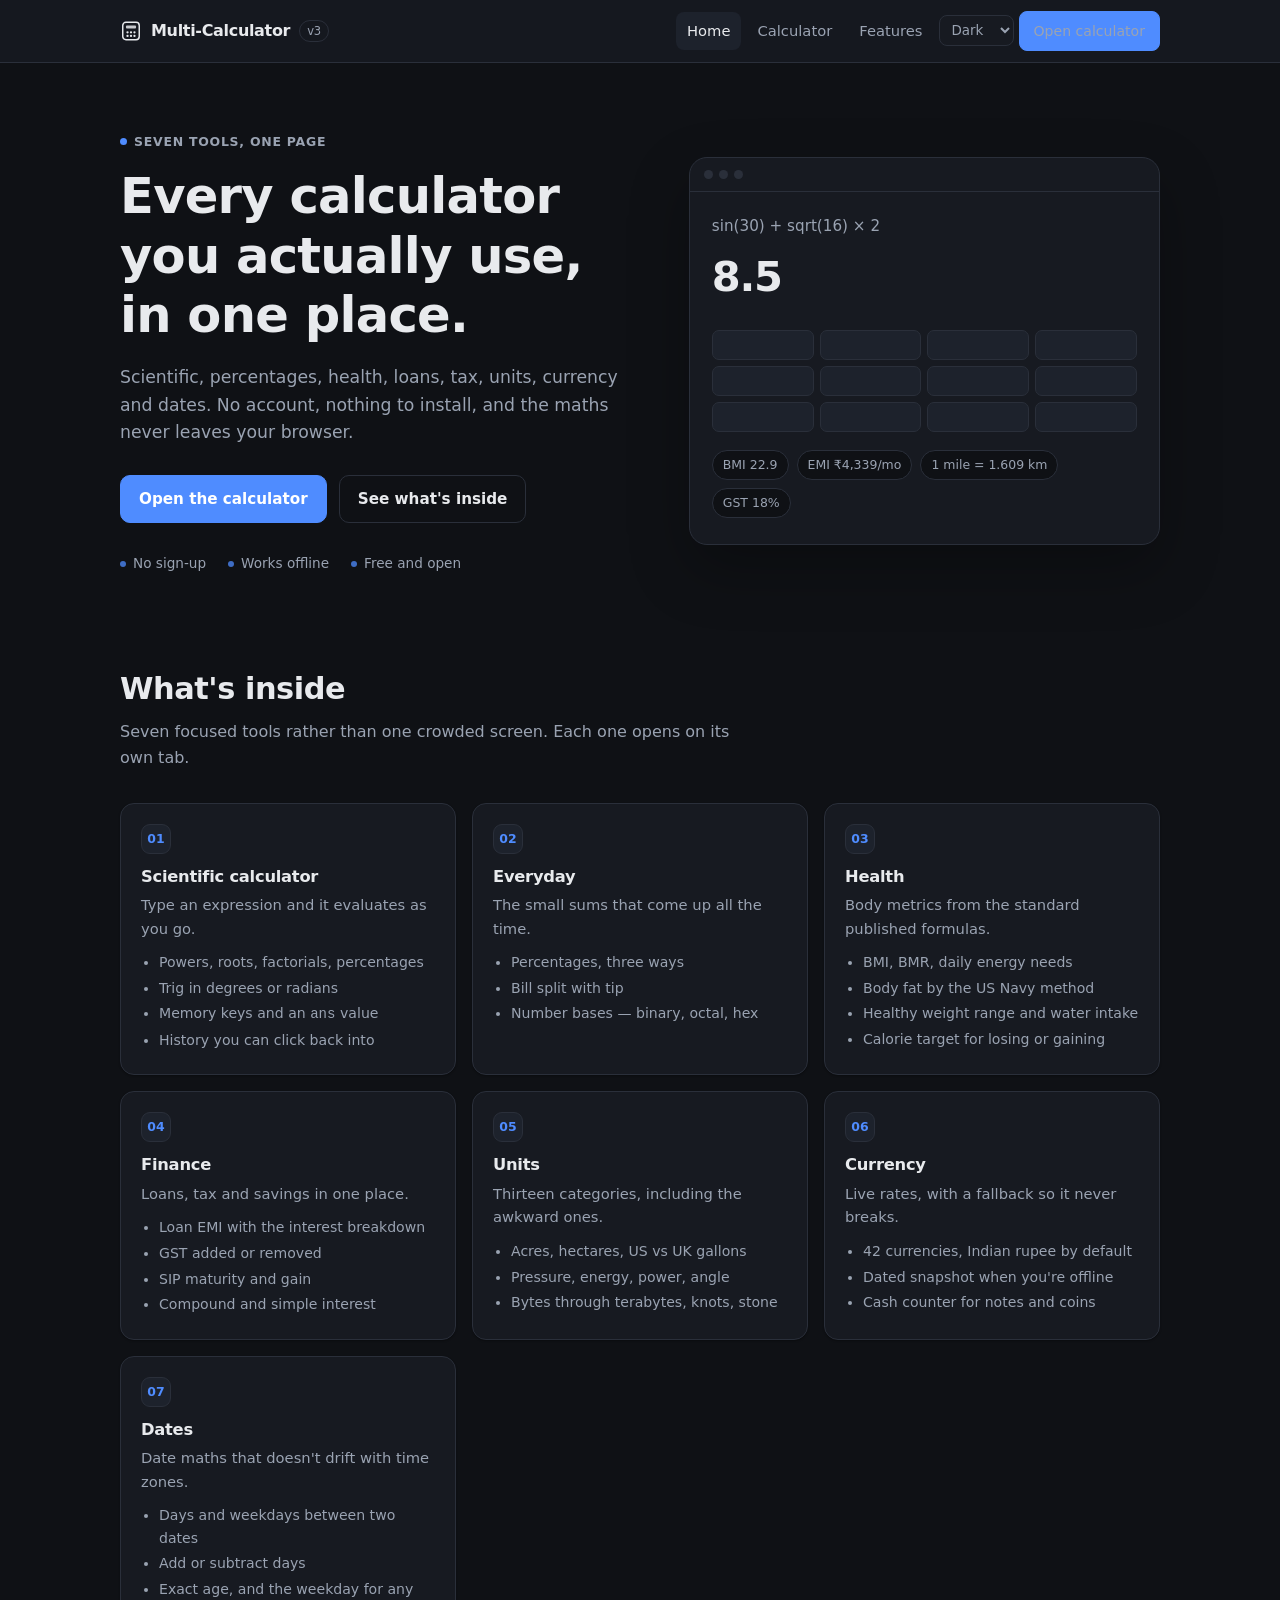
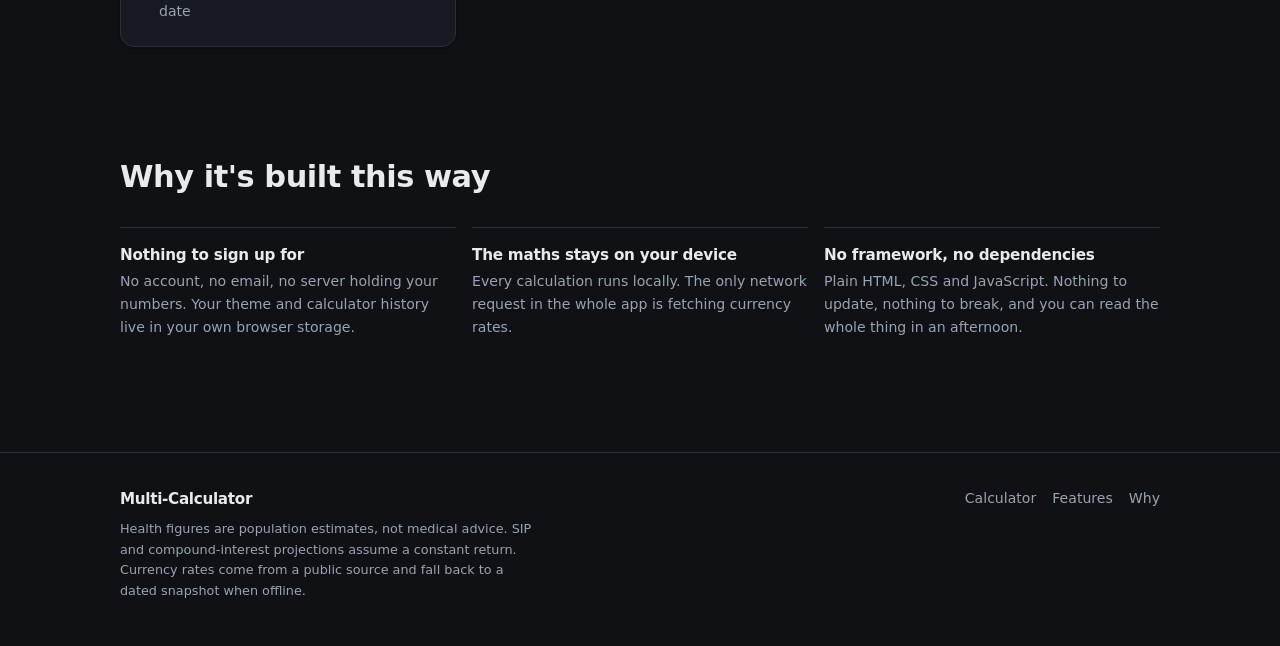
<file: index.html>
<!doctype html>
<html lang="en">
<head>
<meta charset="utf-8">
<meta name="viewport" content="width=device-width,initial-scale=1">
<title>Multi-Calculator — seven everyday calculators in one page</title>
<meta name="description" content="Scientific calculator with memory, percentages, bill split, BMI and body fat, EMI, GST, SIP, compound interest, unit conversion, live currency rates and date maths. Seven everyday calculators in one page. No account, no install.">
<meta name="theme-color" content="#0f1115">
<meta property="og:title" content="Multi-Calculator — seven everyday calculators in one page">
<meta property="og:description" content="Scientific calculator, percentages, health, loans, GST, compound interest, units, currency and dates. No account, no install, works in your browser.">
<meta property="og:type" content="website">
<link rel="icon" href="favicon.svg" type="image/svg+xml">
<link rel="stylesheet" href="assets/site.css">
</head>
<body>
<a class="skip" href="#tools">Skip to content</a>

<header class="site-header">
  <div class="wrap">
    <a class="brand" href="index.html">
      <svg viewBox="0 0 24 24" fill="none" aria-hidden="true"><rect x="3" y="2.5" width="18" height="19" rx="3.5" stroke="currentColor" stroke-width="1.6"/><rect x="6.5" y="6" width="11" height="3.2" rx="1" fill="currentColor" opacity=".85"/><circle cx="8.2" cy="13.4" r="1.25" fill="currentColor"/><circle cx="12" cy="13.4" r="1.25" fill="currentColor"/><circle cx="15.8" cy="13.4" r="1.25" fill="currentColor"/><circle cx="8.2" cy="17.4" r="1.25" fill="currentColor"/><circle cx="12" cy="17.4" r="1.25" fill="currentColor"/><circle cx="15.8" cy="17.4" r="1.25" fill="currentColor"/></svg>
      Multi-Calculator <span class="tag">v3</span>
    </a>
    <nav class="site-nav" aria-label="Main">
      <a href="index.html">Home</a>
      <a href="app.html">Calculator</a>
      <a href="#tools">Features</a>
      <select class="theme-pick" aria-label="Colour theme">
        <option value="dark">Dark</option>
        <option value="light">Light</option>
        <option value="glass">Glass</option>
      </select>
      <a class="btn btn-primary" href="app.html">Open calculator</a>
    </nav>
  </div>
</header>

<main>
  <div class="wrap">
    <section class="hero">
      <div>
        <span class="eyebrow">Seven tools, one page</span>
        <h1>Every calculator you actually use, in one place.</h1>
        <p class="lede">
          Scientific, percentages, health, loans, tax, units, currency and dates.
          No account, nothing to install, and the maths never leaves your browser.
        </p>
        <div class="hero-actions">
          <a class="btn btn-primary" href="app.html">Open the calculator</a>
          <a class="btn btn-ghost" href="#tools">See what's inside</a>
        </div>
        <div class="hero-facts">
          <span>No sign-up</span>
          <span>Works offline</span>
          <span>Free and open</span>
        </div>
      </div>

      <div class="preview" aria-hidden="true">
        <div class="preview-bar"><i></i><i></i><i></i></div>
        <div class="preview-body">
          <div class="pv-expr">sin(30) + sqrt(16) &times; 2</div>
          <div class="pv-result">8.5</div>
          <div class="pv-keys">
            <i></i><i></i><i></i><i class="op"></i>
            <i></i><i></i><i></i><i class="op"></i>
            <i></i><i></i><i></i><i class="op"></i>
          </div>
          <div class="pv-chips">
            <span class="pv-chip">BMI 22.9</span>
            <span class="pv-chip">EMI &#8377;4,339/mo</span>
            <span class="pv-chip">1 mile = 1.609 km</span>
            <span class="pv-chip">GST 18%</span>
          </div>
        </div>
      </div>
    </section>
  </div>

  <div class="wrap">
    <section class="section" id="tools">
      <div class="section-head">
        <h2>What's inside</h2>
        <p>Seven focused tools rather than one crowded screen. Each one opens on its own tab.</p>
      </div>

      <div class="grid-3">
        <article class="card">
          <span class="num">01</span>
          <h3>Scientific calculator</h3>
          <p>Type an expression and it evaluates as you go.</p>
          <ul>
            <li>Powers, roots, factorials, percentages</li>
            <li>Trig in degrees or radians</li>
            <li>Memory keys and an <code>ans</code> value</li>
            <li>History you can click back into</li>
          </ul>
        </article>

        <article class="card">
          <span class="num">02</span>
          <h3>Everyday</h3>
          <p>The small sums that come up all the time.</p>
          <ul>
            <li>Percentages, three ways</li>
            <li>Bill split with tip</li>
            <li>Number bases — binary, octal, hex</li>
          </ul>
        </article>

        <article class="card">
          <span class="num">03</span>
          <h3>Health</h3>
          <p>Body metrics from the standard published formulas.</p>
          <ul>
            <li>BMI, BMR, daily energy needs</li>
            <li>Body fat by the US Navy method</li>
            <li>Healthy weight range and water intake</li>
            <li>Calorie target for losing or gaining</li>
          </ul>
        </article>

        <article class="card">
          <span class="num">04</span>
          <h3>Finance</h3>
          <p>Loans, tax and savings in one place.</p>
          <ul>
            <li>Loan EMI with the interest breakdown</li>
            <li>GST added or removed</li>
            <li>SIP maturity and gain</li>
            <li>Compound and simple interest</li>
          </ul>
        </article>

        <article class="card">
          <span class="num">05</span>
          <h3>Units</h3>
          <p>Thirteen categories, including the awkward ones.</p>
          <ul>
            <li>Acres, hectares, US vs UK gallons</li>
            <li>Pressure, energy, power, angle</li>
            <li>Bytes through terabytes, knots, stone</li>
          </ul>
        </article>

        <article class="card">
          <span class="num">06</span>
          <h3>Currency</h3>
          <p>Live rates, with a fallback so it never breaks.</p>
          <ul>
            <li>42 currencies, Indian rupee by default</li>
            <li>Dated snapshot when you're offline</li>
            <li>Cash counter for notes and coins</li>
          </ul>
        </article>

        <article class="card">
          <span class="num">07</span>
          <h3>Dates</h3>
          <p>Date maths that doesn't drift with time zones.</p>
          <ul>
            <li>Days and weekdays between two dates</li>
            <li>Add or subtract days</li>
            <li>Exact age, and the weekday for any date</li>
          </ul>
        </article>
      </div>
    </section>
  </div>

  <div class="wrap">
    <section class="section" id="why">
      <div class="section-head">
        <h2>Why it's built this way</h2>
      </div>
      <div class="why">
        <div class="item">
          <h3>Nothing to sign up for</h3>
          <p>No account, no email, no server holding your numbers. Your theme and calculator history live in your own browser storage.</p>
        </div>
        <div class="item">
          <h3>The maths stays on your device</h3>
          <p>Every calculation runs locally. The only network request in the whole app is fetching currency rates.</p>
        </div>
        <div class="item">
          <h3>No framework, no dependencies</h3>
          <p>Plain HTML, CSS and JavaScript. Nothing to update, nothing to break, and you can read the whole thing in an afternoon.</p>
        </div>
      </div>
    </section>
  </div>
</main>

<footer class="site-footer">
  <div class="wrap">
    <div>
      <div class="brand" style="font-size:.95rem">Multi-Calculator</div>        <p class="fine">
          Health figures are population estimates, not medical advice. SIP and compound-interest
          projections assume a constant return. Currency rates come from a public source and fall
          back to a dated snapshot when offline.
        </p>
    </div>
    <nav aria-label="Footer">
      <a href="app.html">Calculator</a>
      <a href="#tools">Features</a>
      <a href="#why">Why</a>
    </nav>
  </div>
</footer>

<script src="assets/site.js"></script>
</body>
</html>
</file>
<file: assets/site.css>
/* ==========================================================================
   Multi-Calculator — site stylesheet
   Sections: tokens & themes → base → site chrome → landing → app → responsive
   ========================================================================== */

/* ---------- design tokens: dark is the default ---------- */
:root{
  --bg:#0f1115; --card:#171a21; --line:#2a2f3a; --fg:#e8eaed; --mut:#9aa3b2;
  --acc:#4f8cff; --err:#ff6b6b; --key:#1d222c;
  --wrap:1080px; --wrap-app:720px; --radius:14px;
  --shadow:0 1px 2px rgba(0,0,0,.3);
}

/* ---------- theme: light ---------- */
body.light{
  --bg:#f4f6f9; --card:#ffffff; --line:#dfe4ec; --fg:#14171d; --mut:#667085;
  --acc:#2563eb; --err:#d92d20; --key:#eef1f6;
  --shadow:0 1px 3px rgba(16,24,40,.08);
}

/* ---------- theme: glassmorphism ---------- */
body.glass{
  --bg:rgba(255,255,255,.07); --card:rgba(255,255,255,.10); --line:rgba(255,255,255,.22);
  --fg:#f3f6ff; --mut:#c3cce8; --acc:#9dc0ff; --err:#ff9b9b; --key:rgba(255,255,255,.13);
  --shadow:0 10px 34px rgba(0,0,0,.38);
  background:
    radial-gradient(620px 420px at 8% -5%, rgba(255,110,199,.50), transparent 62%),
    radial-gradient(680px 500px at 96% 102%, rgba(67,224,255,.42), transparent 62%),
    radial-gradient(520px 420px at 88% 4%, rgba(122,92,255,.48), transparent 62%),
    linear-gradient(135deg,#101733,#1b1040 50%,#0b2530);
  background-attachment:fixed;
  min-height:100vh;
}
body.glass .panel,
body.glass .card,
body.glass .out,
body.glass .keys button,
body.glass .tabs button,
body.glass .theme-pick,
body.glass .mini button,
body.glass .site-header{
  backdrop-filter:blur(18px) saturate(160%);
  -webkit-backdrop-filter:blur(18px) saturate(160%);
}
body.glass .card,
body.glass .panel{box-shadow:var(--shadow),inset 0 1px 0 rgba(255,255,255,.22)}
body.glass .tabs button.on,
body.glass .site-header{background:rgba(255,255,255,.14)}

/* ---------- base ---------- */
*{box-sizing:border-box}
html{scroll-behavior:smooth}
body{
  margin:0; background:var(--bg); color:var(--fg);
  font:16px/1.6 system-ui,"Segoe UI",Roboto,Helvetica,Arial,sans-serif;
  -webkit-font-smoothing:antialiased;
}
h1,h2,h3{line-height:1.2;margin:0;letter-spacing:-.015em}
h1{font-size:clamp(2rem,5vw,3.1rem);font-weight:700}
h2{font-size:clamp(1.35rem,3vw,1.9rem);font-weight:650}
h3{font-size:1.02rem;font-weight:650}
p{margin:0}
a{color:var(--acc);text-decoration:none}
a:hover{text-decoration:underline}
.wrap{max-width:var(--wrap);margin:0 auto;padding:0 20px}
.mut{color:var(--mut)}
.small{font-size:.86rem}
.skip{
  position:absolute;left:-9999px;top:0;background:var(--card);color:var(--fg);
  padding:10px 14px;border-radius:8px;z-index:100;
}
.skip:focus{left:12px;top:12px}
:focus-visible{outline:2px solid var(--acc);outline-offset:2px;border-radius:6px}

/* ---------- site chrome ---------- */
.site-header{
  position:sticky;top:0;z-index:50;
  background:color-mix(in srgb, var(--card) 88%, transparent);
  border-bottom:1px solid var(--line);
  backdrop-filter:blur(14px);-webkit-backdrop-filter:blur(14px);
}
body.light .site-header{background:rgba(255,255,255,.86)}
.site-header .wrap{display:flex;align-items:center;gap:14px;min-height:62px;padding-top:8px;padding-bottom:8px;flex-wrap:wrap}
.brand{display:flex;align-items:center;gap:9px;font-weight:700;color:var(--fg);letter-spacing:-.02em;flex:0 0 auto;white-space:nowrap}
.brand:hover{text-decoration:none}
.brand svg{width:22px;height:22px;flex:0 0 auto}
.brand .tag{font-weight:500;font-size:.72rem;color:var(--mut);border:1px solid var(--line);border-radius:99px;padding:1px 7px}
.site-nav{display:flex;gap:5px;margin-left:auto;align-items:center;flex-wrap:wrap;justify-content:flex-end}
.site-nav .btn{padding:8px 14px;font-size:.88rem}
.site-nav a{
  color:var(--mut);padding:7px 11px;border-radius:8px;font-size:.92rem;font-weight:500;
}
.site-nav a:hover{color:var(--fg);background:var(--key);text-decoration:none}
.site-nav a[aria-current="page"]{color:var(--fg);background:var(--key)}
.theme-pick{
  width:auto;flex:0 0 auto;
  border:1px solid var(--line);background:var(--card);color:var(--mut);
  border-radius:8px;padding:6px 8px;font:inherit;font-size:.84rem;cursor:pointer;
}
.btn{
  display:inline-flex;align-items:center;gap:8px;justify-content:center;
  padding:11px 18px;border-radius:10px;border:1px solid var(--line);
  background:var(--card);color:var(--fg);font:inherit;font-weight:600;font-size:.95rem;
  cursor:pointer;text-decoration:none;transition:transform .06s ease;
}
.btn:hover{text-decoration:none;transform:translateY(-1px)}
.btn-primary{background:var(--acc);border-color:var(--acc);color:#fff}
body.light .btn-primary{color:#fff}
/* glass accent is pale, so the primary button needs dark text */
body.glass .btn-primary{color:#0b1020;border-color:rgba(255,255,255,.45)}
.btn-ghost{background:transparent}

/* ---------- landing ---------- */
.hero{padding:64px 0 40px;display:grid;grid-template-columns:1.05fr .95fr;gap:48px;align-items:center}
.hero .eyebrow{
  display:inline-flex;align-items:center;gap:7px;font-size:.78rem;font-weight:600;
  letter-spacing:.06em;text-transform:uppercase;color:var(--mut);margin-bottom:16px;
}
.hero .eyebrow::before{content:"";width:7px;height:7px;border-radius:50%;background:var(--acc)}
.hero p.lede{font-size:1.08rem;color:var(--mut);margin-top:18px;max-width:46ch}
.hero-actions{display:flex;gap:12px;flex-wrap:wrap;margin-top:28px}
.hero-facts{display:flex;gap:22px;flex-wrap:wrap;margin-top:30px;font-size:.85rem;color:var(--mut)}
.hero-facts span{display:flex;align-items:center;gap:7px}
.hero-facts span::before{content:"";width:6px;height:6px;border-radius:50%;background:var(--acc);opacity:.75}

/* static preview card */
.preview{
  border:1px solid var(--line);background:var(--card);border-radius:18px;
  box-shadow:0 24px 60px rgba(0,0,0,.28);overflow:hidden;
}
.preview-bar{display:flex;gap:6px;padding:12px 14px;border-bottom:1px solid var(--line)}
.preview-bar i{width:9px;height:9px;border-radius:50%;background:var(--line);display:block}
.preview-body{padding:22px 22px 26px}
.pv-expr{font-size:.95rem;color:var(--mut);font-variant-numeric:tabular-nums;word-break:break-all}
.pv-result{font-size:2.6rem;font-weight:700;letter-spacing:-.03em;margin-top:6px}
.pv-keys{display:grid;grid-template-columns:repeat(4,1fr);gap:6px;margin-top:20px}
.pv-keys i{height:30px;border-radius:7px;background:var(--key);border:1px solid var(--line);display:block}
.pv-keys i.op{color:var(--acc)}
.pv-chips{display:flex;gap:8px;flex-wrap:wrap;margin-top:18px}
.pv-chip{
  font-size:.78rem;color:var(--mut);border:1px solid var(--line);
  border-radius:99px;padding:4px 10px;background:var(--bg);
}

/* feature grid */
.section{padding:56px 0}
.section-head{max-width:60ch;margin-bottom:32px}
.section-head p{color:var(--mut);margin-top:12px}
.grid-3{display:grid;grid-template-columns:repeat(3,1fr);gap:16px}
.card{
  border:1px solid var(--line);background:var(--card);border-radius:var(--radius);
  padding:20px;box-shadow:var(--shadow);
}
.card .num{
  display:inline-grid;place-items:center;width:30px;height:30px;border-radius:9px;
  background:var(--key);border:1px solid var(--line);color:var(--acc);
  font-size:.78rem;font-weight:700;margin-bottom:13px;
}
.card h3{margin-bottom:7px}
.card p{color:var(--mut);font-size:.92rem}
.card ul{margin:11px 0 0;padding-left:18px;color:var(--mut);font-size:.88rem}
.card li{margin:3px 0}

/* why strip */
.why{display:grid;grid-template-columns:repeat(3,1fr);gap:16px}
.why .item{padding:18px 0;border-top:1px solid var(--line)}
.why .item h3{font-size:.95rem;margin-bottom:6px}
.why .item p{color:var(--mut);font-size:.88rem}

/* footer */
.site-footer{border-top:1px solid var(--line);margin-top:40px;padding:34px 0 46px}
.site-footer .wrap{display:flex;gap:20px;flex-wrap:wrap;justify-content:space-between;align-items:flex-start}
.site-footer nav{display:flex;gap:16px;flex-wrap:wrap}
.site-footer a{color:var(--mut);font-size:.88rem}
.site-footer a:hover{color:var(--fg)}
.site-footer .fine{color:var(--mut);font-size:.8rem;max-width:52ch;margin-top:8px}

/* ---------- app page ---------- */
.page-head{padding:40px 0 8px;max-width:var(--wrap-app);margin:0 auto}
.page-head h1{font-size:clamp(1.7rem,4vw,2.3rem)}
.page-head p{color:var(--mut);margin-top:10px}
.app-shell{max-width:var(--wrap-app);margin:0 auto;padding:0 20px 20px}

.tabs{display:flex;gap:6px;flex-wrap:wrap;margin:22px 0 14px}
.tabs button{
  flex:1;min-width:92px;padding:9px 6px;border:1px solid var(--line);
  background:var(--card);color:var(--mut);border-radius:9px;cursor:pointer;
  font:inherit;font-size:.86rem;font-weight:500;
}
.tabs button.on{color:var(--fg);border-color:var(--acc);background:var(--key)}

.panel{
  display:none;background:var(--card);border:1px solid var(--line);
  border-radius:var(--radius);padding:18px;box-shadow:var(--shadow);
}
.panel.on{display:block}
.panel h2,.panel h4{
  font-size:.74rem;color:var(--mut);margin:22px 0 0;font-weight:700;
  text-transform:uppercase;letter-spacing:.06em;
}
.panel h2:first-child,.panel h4:first-child{margin-top:0}

label{display:block;font-size:.78rem;color:var(--mut);margin:12px 0 4px;font-weight:500}
input,select{
  width:100%;padding:10px;background:var(--bg);border:1px solid var(--line);
  color:var(--fg);border-radius:9px;font:inherit;font-size:.95rem;
}
.row{display:flex;gap:10px}
.row>div{flex:1;min-width:0}
.out{
  margin-top:14px;padding:13px;border-radius:10px;background:var(--bg);
  border:1px solid var(--line);min-height:22px;
}
.big{font-size:1.5rem;font-weight:700;word-break:break-all;letter-spacing:-.01em}
.err{color:var(--err);font-size:.86rem}

/* calculator keypad */
#c_expr{font-size:1.15rem;padding:13px;font-variant-numeric:tabular-nums}
.keys{display:grid;grid-template-columns:repeat(4,1fr);gap:6px;margin-top:10px}
.keys button{
  padding:12px 4px;border:1px solid var(--line);background:var(--key);color:var(--fg);
  border-radius:9px;cursor:pointer;font:inherit;font-size:.98rem;
}
.keys button:active{transform:scale(.97)}
.keys button.op{color:var(--acc);font-weight:650}
.keys button.fn{font-size:.84rem;color:var(--mut)}
.keys .wide{grid-column:span 2}
.mini{display:flex;gap:8px;align-items:center;margin-top:10px;flex-wrap:wrap}
.mini button{
  padding:6px 11px;border:1px solid var(--line);background:var(--card);color:var(--mut);
  border-radius:8px;cursor:pointer;font:inherit;font-size:.8rem;
}
#hist{list-style:none;padding:0;margin:8px 0 0;font-size:.86rem}
#hist li{padding:7px 9px;border-radius:7px;cursor:pointer;color:var(--mut);border-bottom:1px solid var(--line)}
#hist li:hover{background:var(--key);color:var(--fg)}
#hist b{color:var(--fg);font-weight:650}

/* cash counter */
.grid{display:grid;grid-template-columns:repeat(auto-fill,minmax(84px,1fr));gap:10px}
.grid label{margin:0 0 3px}

/* ---------- responsive ---------- */
@media (max-width:900px){
  .hero{grid-template-columns:1fr;gap:36px;padding-top:44px}
  .grid-3,.why{grid-template-columns:1fr 1fr}
}
@media (max-width:640px){
  .site-header .wrap{padding-top:10px;padding-bottom:10px}
  .site-nav{margin-left:0;width:100%;justify-content:flex-start}
  .site-nav .btn{display:none}
  .grid-3,.why{grid-template-columns:1fr}
  .section{padding:40px 0}
  .pv-result{font-size:2.1rem}
  .row{flex-direction:column;gap:0}
}
@media (prefers-reduced-motion:reduce){
  *{transition:none!important;scroll-behavior:auto!important}
}
</file>
